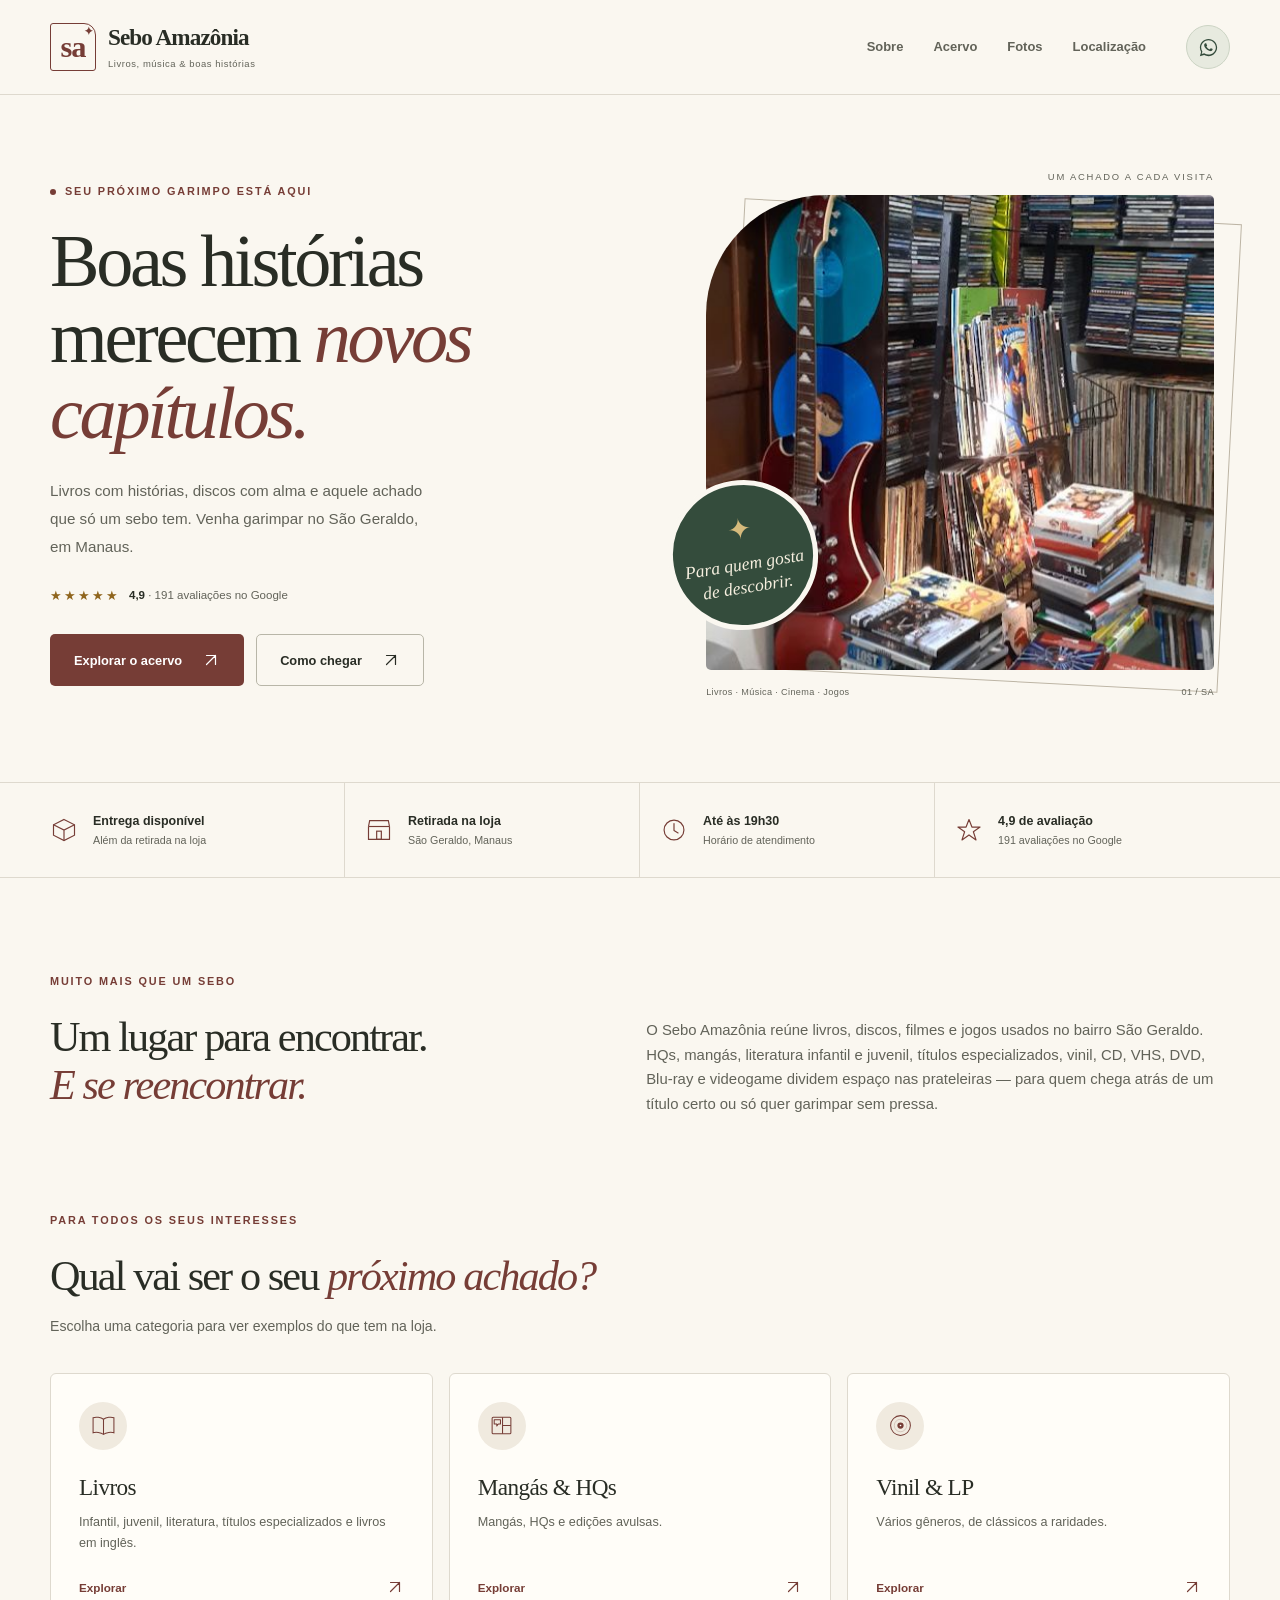
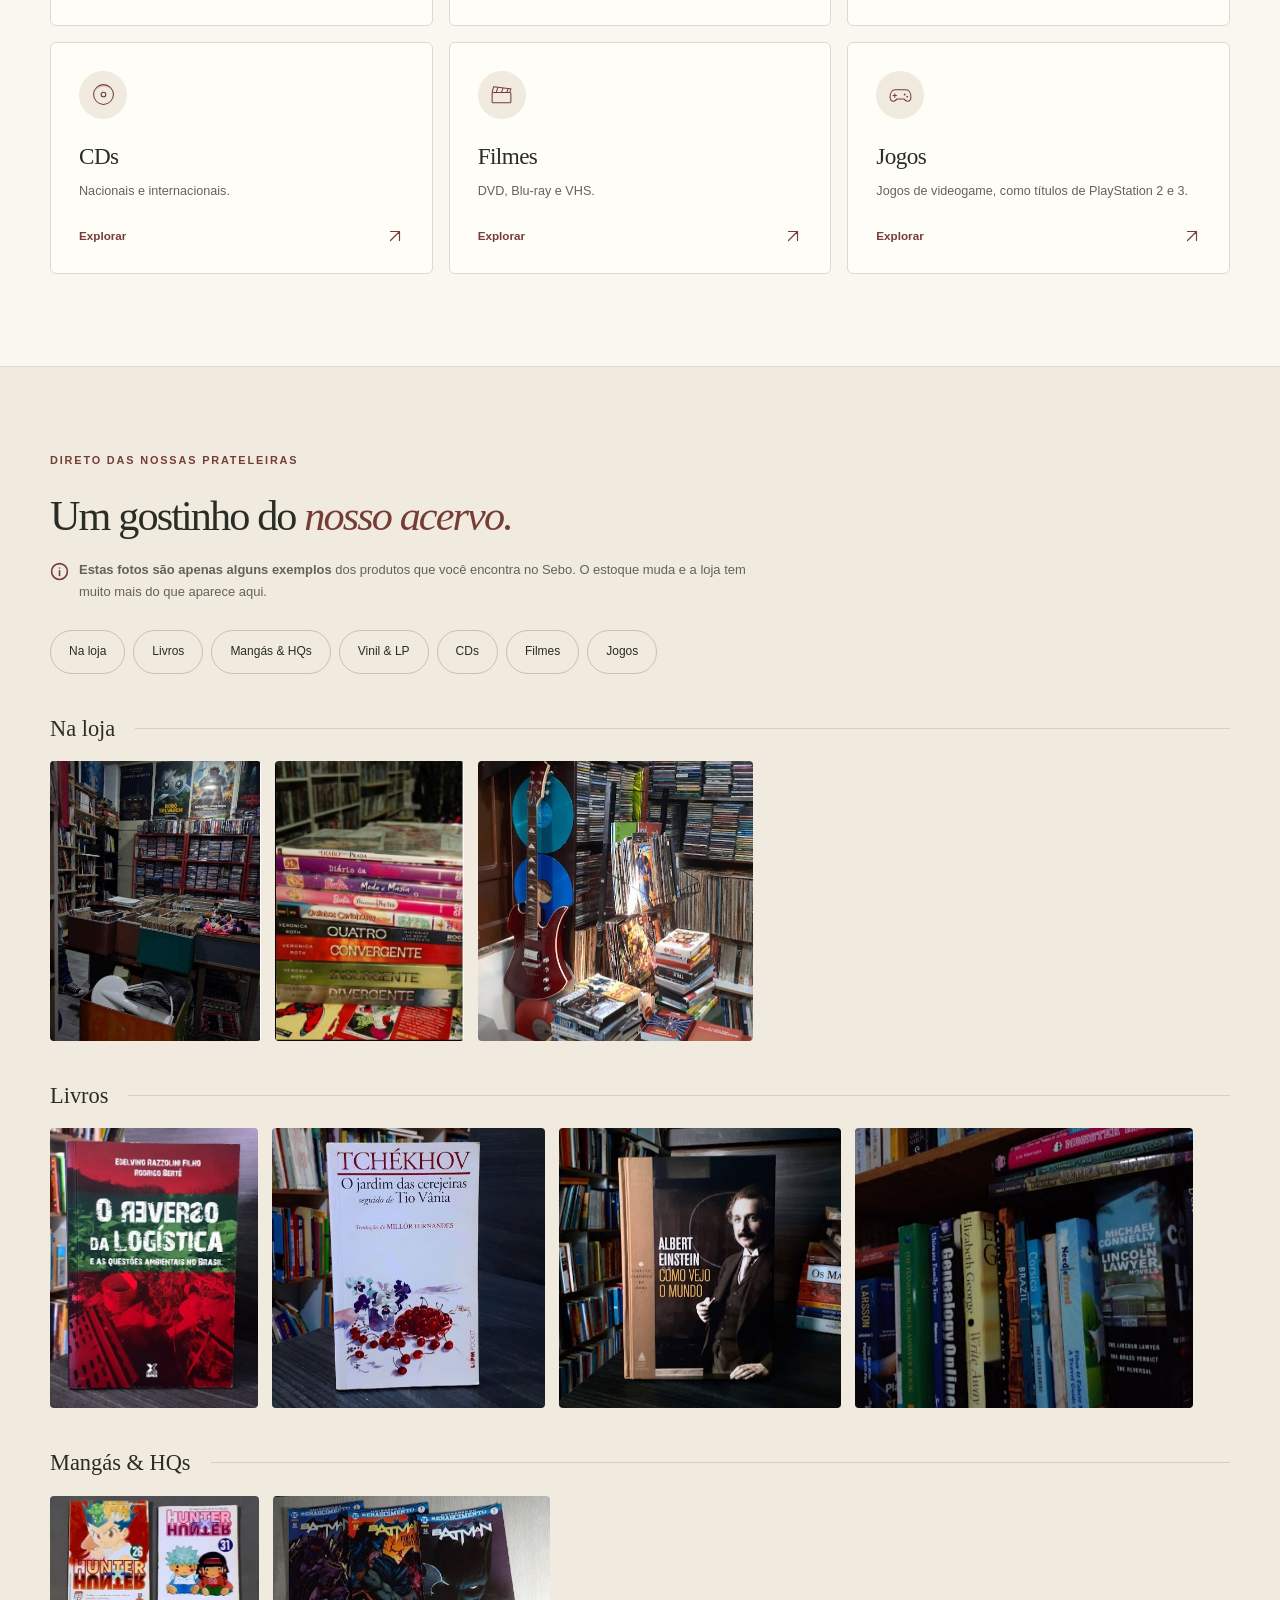
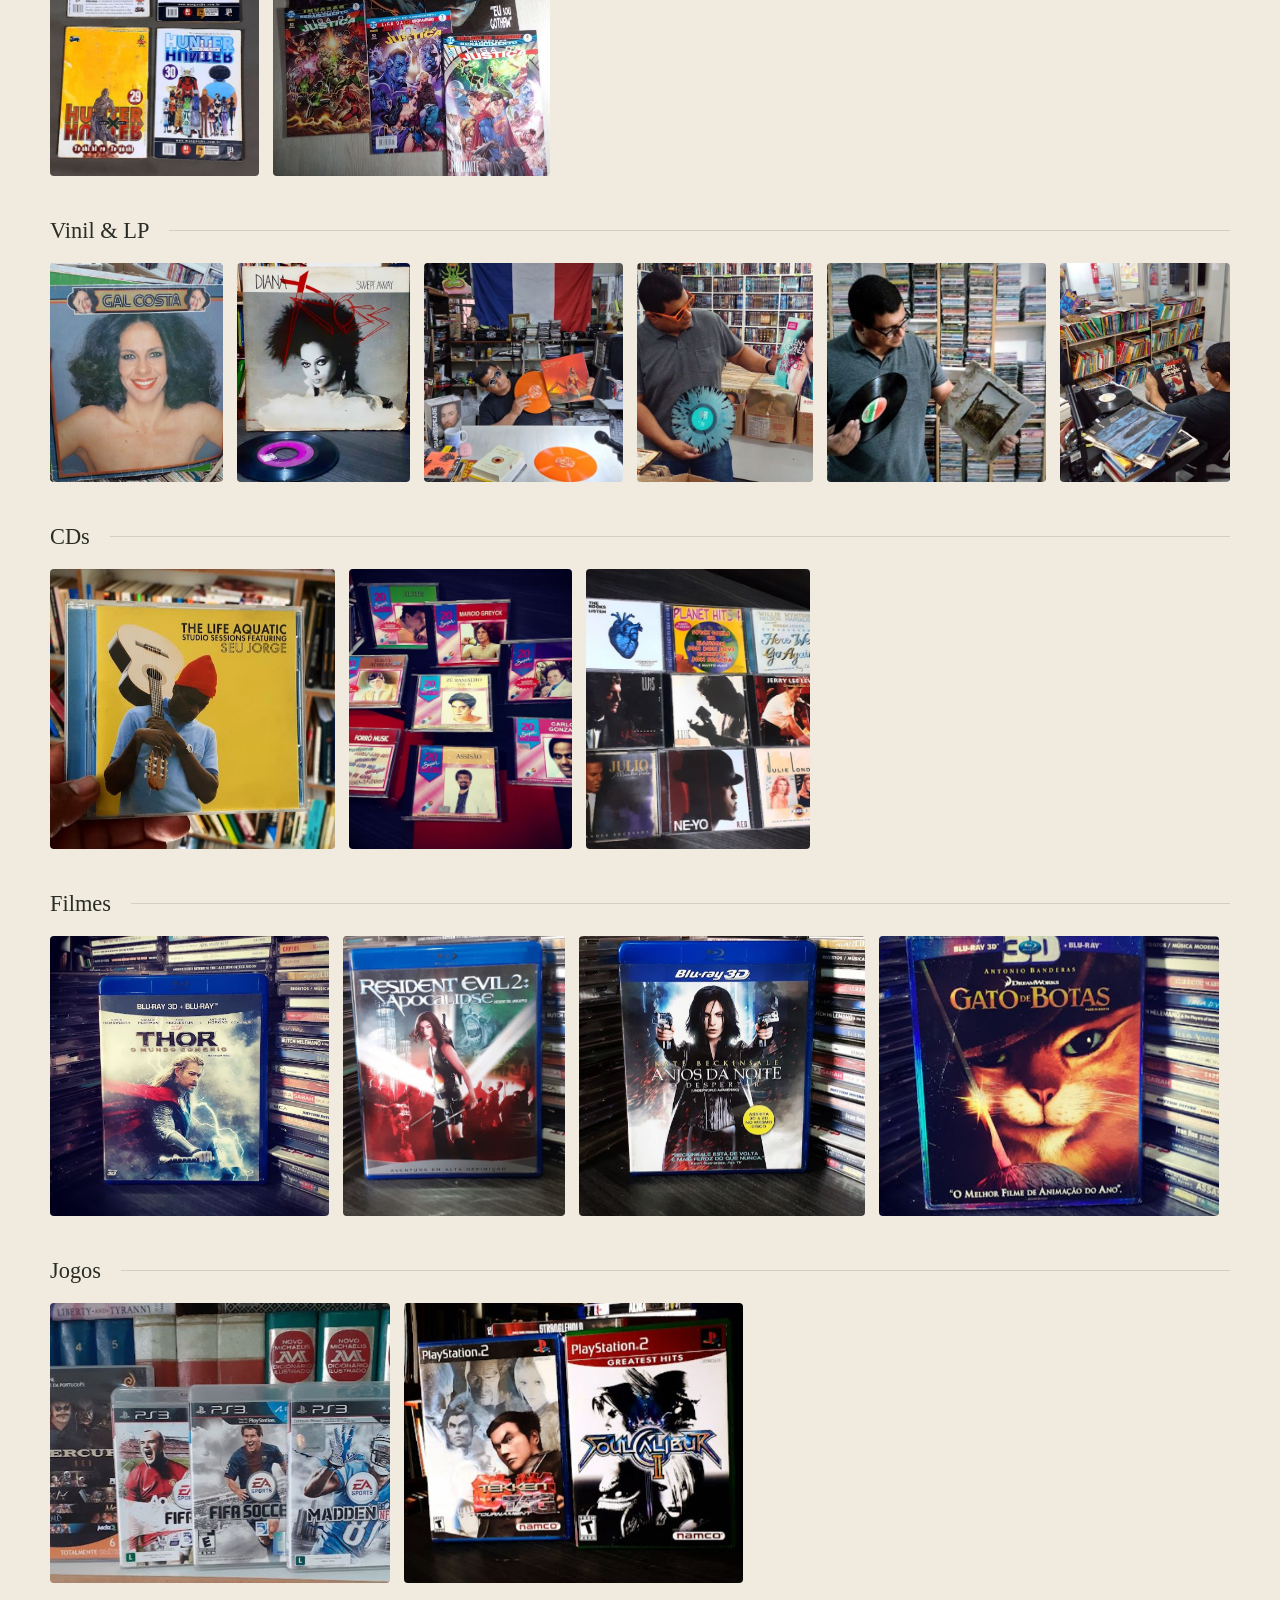
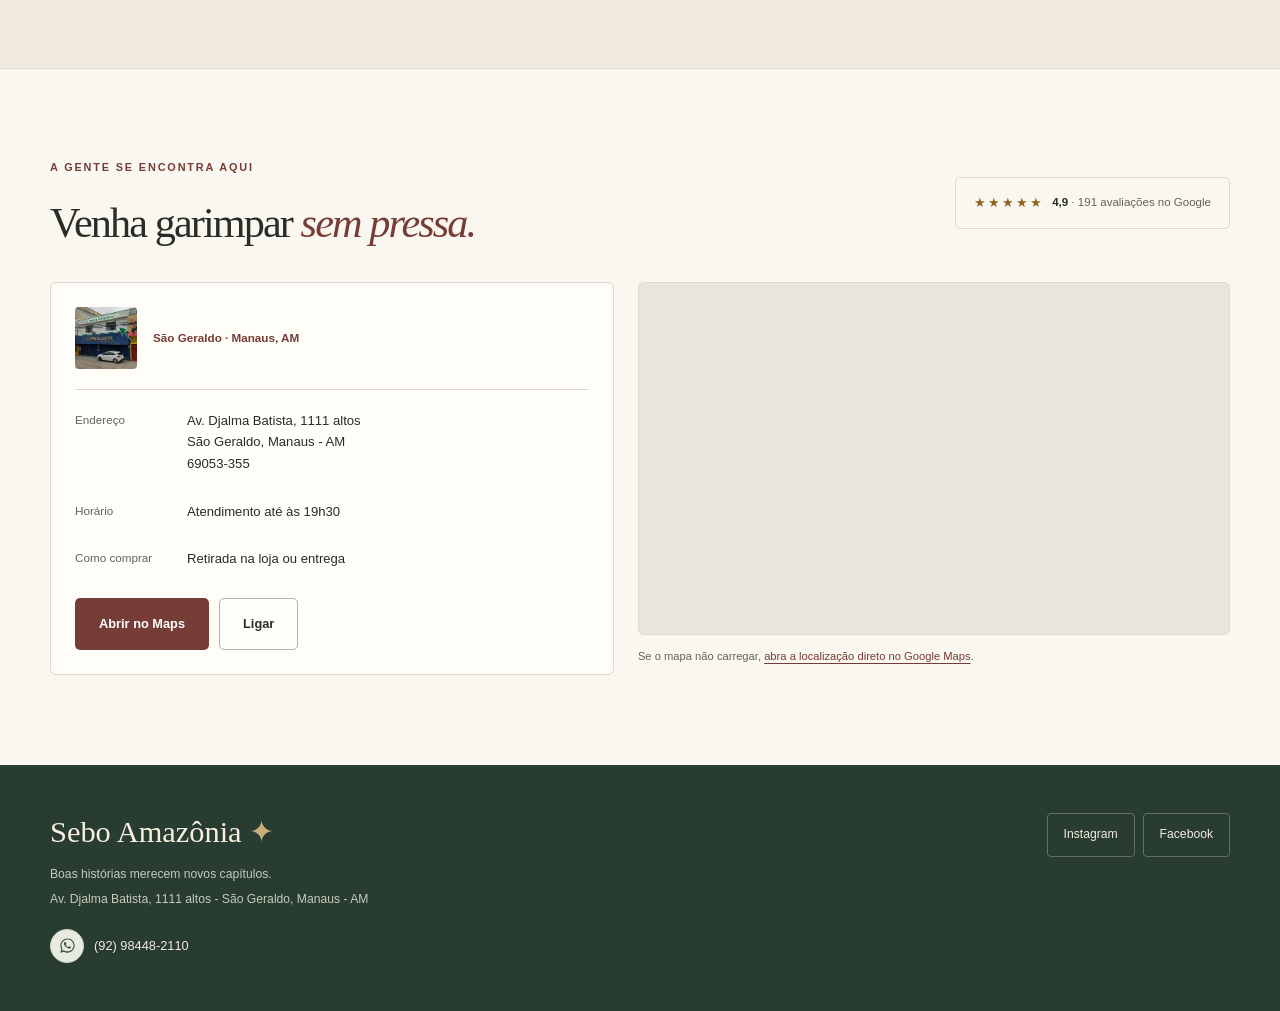
<file: index.html>
<!DOCTYPE html>
<html lang="pt-BR">
<head>
<meta charset="UTF-8">
<meta name="viewport" content="width=device-width, initial-scale=1">
<title>Sebo Amazônia — livros, vinil, CDs e DVDs usados em Manaus</title>
<meta name="description" content="Sebo Amazônia: livros, mangás, HQs, vinil, CDs, filmes e jogos usados no bairro São Geraldo, Manaus. Nota 4,9 no Google, com retirada na loja ou entrega.">
<link rel="icon" href="data:image/svg+xml,%3Csvg xmlns='http://www.w3.org/2000/svg' viewBox='0 0 100 100'%3E%3Ctext y='.9em' font-size='90'%3E%F0%9F%93%9A%3C/text%3E%3C/svg%3E">
<meta name="theme-color" content="#763d36">
<link rel="stylesheet" href="styles.css">
<script src="script.js" defer></script>
</head>
<body>
<a class="skip-link" href="#conteudo">Pular para o conteúdo</a>

<header class="site-header">
  <div class="header-inner">
    <a class="wordmark" href="#topo" aria-label="Sebo Amazônia, início"><span class="brand-symbol" aria-hidden="true">sa<span>✦</span></span><span>Sebo Amazônia<small>Livros, música &amp; boas histórias</small></span></a>
    <button class="menu-toggle" type="button" aria-expanded="false" aria-controls="menu-principal" aria-label="Abrir menu"><span></span><span></span><span></span></button>
    <nav class="nav" id="menu-principal" aria-label="Menu principal">
      <a href="#sobre">Sobre</a>
      <a href="#acervo">Acervo</a>
      <a href="#fotos">Fotos</a>
      <a href="#visite">Localização</a>
    </nav>
    <a class="wa-icon header-cta" href="https://wa.me/5592984482110?text=Ol%C3%A1%21%20Vi%20o%20site%20do%20Sebo%20Amaz%C3%B4nia%20e%20queria%20saber%20mais." target="_blank" rel="noopener" aria-label="Falar no WhatsApp" title="Falar no WhatsApp">
      <svg viewBox="0 0 32 32" fill="currentColor"><path d="M16 4C9.4 4 4 9.4 4 16c0 2.3.6 4.4 1.7 6.3L4 28l5.9-1.6c1.8 1 3.9 1.6 6.1 1.6 6.6 0 12-5.4 12-12S22.6 4 16 4zm0 21.8c-2 0-3.9-.5-5.5-1.5l-.4-.2-3.5.9.9-3.4-.2-.4C6.3 19.6 5.8 17.8 5.8 16c0-5.6 4.6-10.2 10.2-10.2S26.2 10.4 26.2 16 21.6 25.8 16 25.8zm5.6-7.6c-.3-.1-1.8-.9-2.1-1-.3-.1-.5-.1-.7.1-.2.3-.8 1-.9 1.2-.2.2-.3.2-.6.1-.3-.1-1.3-.5-2.4-1.5-.9-.8-1.5-1.8-1.7-2.1-.2-.3 0-.5.1-.6.1-.1.3-.3.4-.5.1-.2.2-.3.3-.5.1-.2 0-.4 0-.5-.1-.1-.7-1.6-.9-2.2-.2-.6-.5-.5-.7-.5h-.6c-.2 0-.5.1-.8.4-.3.3-1 1-1 2.4s1 2.8 1.2 3c.1.2 2 3.1 4.9 4.3.7.3 1.2.5 1.6.6.7.2 1.3.2 1.8.1.5-.1 1.8-.7 2-1.4.3-.7.3-1.3.2-1.4-.1-.1-.3-.2-.6-.3z"/></svg>
    </a>
</div>
</header>

<main id="conteudo">

  <section class="hero" id="topo">
    <div class="hero-grid">
      <div class="hero-copy">
        <p class="eyebrow"><span></span> SEU PRÓXIMO GARIMPO ESTÁ AQUI</p>
        <h1>Boas histórias<br>merecem <em>novos<br> capítulos.</em></h1>
        <p class="hero-sub">Livros com histórias, discos com alma e aquele achado que só um sebo tem. Venha garimpar no São Geraldo, em Manaus.</p>
        <div class="hero-rating">
          <span class="stars">★★★★★</span>
          <span><b>4,9</b> · 191 avaliações no Google</span>
        </div>
        <div class="hero-actions">
          <a class="btn btn-primary" href="#fotos">Explorar o acervo <span aria-hidden="true"><svg class="arrow-icon" viewBox="0 0 24 24" fill="none" stroke="currentColor" stroke-width="1.6" stroke-linecap="round" stroke-linejoin="round"><path d="M6 18 18 6M6 6h12v12"/></svg></span></a>
          <a class="btn btn-ghost" href="https://www.google.com.br/maps/place/Sebo+Amaz%C3%B4nia/@-3.1076523,-60.0290987,16z/data=!4m18!1m9!3m8!1s0x926c05dd1a9b5763:0x536881ca21370d3d!2sSebo+Amaz%C3%B4nia!8m2!3d-3.1076523!4d-60.0239489!9m1!1b1!16s%2Fg%2F11fs9px2md!3m7!1s0x926c05dd1a9b5763:0x536881ca21370d3d!8m2!3d-3.1076523!4d-60.0239489!9m1!1b1!16s%2Fg%2F11fs9px2md?entry=ttu" target="_blank" rel="noopener">Como chegar <span aria-hidden="true"><svg class="arrow-icon" viewBox="0 0 24 24" fill="none" stroke="currentColor" stroke-width="1.6" stroke-linecap="round" stroke-linejoin="round"><path d="M6 18 18 6M6 6h12v12"/></svg></span></a>
        </div>
      </div>
      <div class="hero-visual">
        <div class="photo-label">UM ACHADO A CADA VISITA</div>
        <div class="visual-card"><img src="assets/loja-vinis.jpg" alt="Discos de vinil, guitarra e prateleiras do Sebo Amazônia" width="491" height="499" fetchpriority="high"></div>
        <div class="hero-note"><span aria-hidden="true">✦</span> Para quem gosta<br>de descobrir.</div>
        <div class="photo-caption"><span>Livros · Música · Cinema · Jogos</span><span aria-hidden="true">01 / SA</span></div>
      </div>
    </div>
  </section>

  <section class="benefits">
    <div class="section-inner benefits-grid">
      <div class="benefit">
        <svg viewBox="0 0 48 48" fill="none" xmlns="http://www.w3.org/2000/svg"><path d="M24 6 L42 15 V33 L24 42 L6 33 V15 Z" stroke="currentColor" stroke-width="2"/><path d="M6 15 L24 24 L42 15 M24 24 V42" stroke="currentColor" stroke-width="2"/></svg>
        <div>
          <div class="benefit-label">Entrega disponível</div>
          <div class="benefit-sub">Além da retirada na loja</div>
        </div>
      </div>
      <div class="benefit">
        <svg viewBox="0 0 48 48" fill="none" xmlns="http://www.w3.org/2000/svg"><path d="M6 18 L8 8 H40 L42 18" stroke="currentColor" stroke-width="2"/><path d="M6 18 V40 H42 V18" stroke="currentColor" stroke-width="2"/><rect x="20" y="26" width="8" height="14" stroke="currentColor" stroke-width="2"/><path d="M6 18 H42" stroke="currentColor" stroke-width="2"/></svg>
        <div>
          <div class="benefit-label">Retirada na loja</div>
          <div class="benefit-sub">São Geraldo, Manaus</div>
        </div>
      </div>
      <div class="benefit">
        <svg viewBox="0 0 48 48" fill="none" xmlns="http://www.w3.org/2000/svg"><circle cx="24" cy="24" r="17" stroke="currentColor" stroke-width="2"/><path d="M24 13 V25 L31 29" stroke="currentColor" stroke-width="2" stroke-linecap="round" stroke-linejoin="round"/></svg>
        <div>
          <div class="benefit-label">Até às 19h30</div>
          <div class="benefit-sub">Horário de atendimento</div>
        </div>
      </div>
      <div class="benefit">
        <svg viewBox="0 0 48 48" fill="none" xmlns="http://www.w3.org/2000/svg"><path d="M24 6 L29 19 H43 L31.5 27 L36 41 L24 32.5 L12 41 L16.5 27 L5 19 H19 Z" stroke="currentColor" stroke-width="2" stroke-linejoin="round"/></svg>
        <div>
          <div class="benefit-label">4,9 de avaliação</div>
          <div class="benefit-sub">191 avaliações no Google</div>
        </div>
      </div>
    </div>
  </section>

  <section class="about" id="sobre">
    <div class="section-inner narrow">
      <p class="eyebrow">MUITO MAIS QUE UM SEBO</p><h2>Um lugar para encontrar.<br><em>E se reencontrar.</em></h2>
      <p>O Sebo Amazônia reúne livros, discos, filmes e jogos usados no bairro São Geraldo. HQs, mangás, literatura infantil e juvenil, títulos especializados, vinil, CD, VHS, DVD, Blu-ray e videogame dividem espaço nas prateleiras — para quem chega atrás de um título certo ou só quer garimpar sem pressa.</p>
    </div>
  </section>

  <section class="categories" id="acervo">
    <div class="section-inner">
      <p class="eyebrow">PARA TODOS OS SEUS INTERESSES</p><h2>Qual vai ser o seu <em>próximo achado?</em></h2>
      <p class="categories-sub">Escolha uma categoria para ver exemplos do que tem na loja.</p>
      <div class="cat-grid">
        <a class="cat-card" href="#g-livros">
          <div class="cat-icon">
            <svg viewBox="0 0 48 48" fill="none" xmlns="http://www.w3.org/2000/svg"><path d="M24 12 C19 8 9 7 4 9 V38 C9 36 19 37 24 41 C29 37 39 36 44 38 V9 C39 7 29 8 24 12 Z" stroke="currentColor" stroke-width="2"/><path d="M24 12 V41" stroke="currentColor" stroke-width="2"/></svg>
          </div>
          <h3>Livros</h3>
          <p>Infantil, juvenil, literatura, títulos especializados e livros em inglês.</p>
          <span class="cat-cta">Explorar <span aria-hidden="true"><svg class="arrow-icon" viewBox="0 0 24 24" fill="none" stroke="currentColor" stroke-width="1.6" stroke-linecap="round" stroke-linejoin="round"><path d="M6 18 18 6M6 6h12v12"/></svg></span></span>
        </a>
        <a class="cat-card" href="#g-mangas">
          <div class="cat-icon">
            <svg viewBox="0 0 48 48" fill="none" xmlns="http://www.w3.org/2000/svg"><rect x="6" y="8" width="36" height="32" rx="2" stroke="currentColor" stroke-width="2"/><path d="M26 8 V40 M26 24 H42" stroke="currentColor" stroke-width="2"/><path d="M10 13 H22 V21 H18 L15 25 V21 H10 Z" stroke="currentColor" stroke-width="2" stroke-linejoin="round"/></svg>
          </div>
          <h3>Mangás &amp; HQs</h3>
          <p>Mangás, HQs e edições avulsas.</p>
          <span class="cat-cta">Explorar <span aria-hidden="true"><svg class="arrow-icon" viewBox="0 0 24 24" fill="none" stroke="currentColor" stroke-width="1.6" stroke-linecap="round" stroke-linejoin="round"><path d="M6 18 18 6M6 6h12v12"/></svg></span></span>
        </a>
        <a class="cat-card" href="#g-vinis">
          <div class="cat-icon">
            <svg viewBox="0 0 48 48" fill="none" xmlns="http://www.w3.org/2000/svg"><circle cx="24" cy="24" r="19" stroke="currentColor" stroke-width="2"/><circle cx="24" cy="24" r="12" stroke="currentColor" stroke-width="1" opacity="0.4"/><circle cx="24" cy="24" r="6" fill="currentColor"/><circle cx="24" cy="24" r="1.6" fill="#fff"/></svg>
          </div>
          <h3>Vinil &amp; LP</h3>
          <p>Vários gêneros, de clássicos a raridades.</p>
          <span class="cat-cta">Explorar <span aria-hidden="true"><svg class="arrow-icon" viewBox="0 0 24 24" fill="none" stroke="currentColor" stroke-width="1.6" stroke-linecap="round" stroke-linejoin="round"><path d="M6 18 18 6M6 6h12v12"/></svg></span></span>
        </a>
        <a class="cat-card" href="#g-cds">
          <div class="cat-icon">
            <svg viewBox="0 0 48 48" fill="none" xmlns="http://www.w3.org/2000/svg"><circle cx="24" cy="24" r="19" stroke="currentColor" stroke-width="2"/><circle cx="24" cy="24" r="4.5" stroke="currentColor" stroke-width="2"/><path d="M9 15 A19 19 0 0 1 39 15" stroke="currentColor" stroke-width="1" opacity="0.5"/></svg>
          </div>
          <h3>CDs</h3>
          <p>Nacionais e internacionais.</p>
          <span class="cat-cta">Explorar <span aria-hidden="true"><svg class="arrow-icon" viewBox="0 0 24 24" fill="none" stroke="currentColor" stroke-width="1.6" stroke-linecap="round" stroke-linejoin="round"><path d="M6 18 18 6M6 6h12v12"/></svg></span></span>
        </a>
        <a class="cat-card" href="#g-filmes">
          <div class="cat-icon">
            <svg viewBox="0 0 48 48" fill="none" xmlns="http://www.w3.org/2000/svg"><rect x="6" y="20" width="36" height="20" rx="2" stroke="currentColor" stroke-width="2"/><path d="M6 20 L9 9 L42 13 L40 20" stroke="currentColor" stroke-width="2" stroke-linejoin="round"/><path d="M17 10.2 L14 20 M27 11.4 L24 20 M37 12.6 L34 20" stroke="currentColor" stroke-width="2"/></svg>
          </div>
          <h3>Filmes</h3>
          <p>DVD, Blu-ray e VHS.</p>
          <span class="cat-cta">Explorar <span aria-hidden="true"><svg class="arrow-icon" viewBox="0 0 24 24" fill="none" stroke="currentColor" stroke-width="1.6" stroke-linecap="round" stroke-linejoin="round"><path d="M6 18 18 6M6 6h12v12"/></svg></span></span>
        </a>
        <a class="cat-card" href="#g-jogos">
          <div class="cat-icon">
            <svg viewBox="0 0 48 48" fill="none" xmlns="http://www.w3.org/2000/svg"><path d="M14 15 H34 C40 15 44 21 44 29 C44 34 41 37 37.5 37 C34.5 37 32.5 35 30.5 32.5 H17.5 C15.5 35 13.5 37 10.5 37 C7 37 4 34 4 29 C4 21 8 15 14 15 Z" stroke="currentColor" stroke-width="2" stroke-linejoin="round"/><path d="M13 22 V30 M9 26 H17" stroke="currentColor" stroke-width="2"/><circle cx="32" cy="24" r="1.8" fill="currentColor"/><circle cx="37" cy="28" r="1.8" fill="currentColor"/></svg>
          </div>
          <h3>Jogos</h3>
          <p>Jogos de videogame, como títulos de PlayStation 2 e 3.</p>
          <span class="cat-cta">Explorar <span aria-hidden="true"><svg class="arrow-icon" viewBox="0 0 24 24" fill="none" stroke="currentColor" stroke-width="1.6" stroke-linecap="round" stroke-linejoin="round"><path d="M6 18 18 6M6 6h12v12"/></svg></span></span>
        </a>
      </div>
    </div>
  </section>

  <section class="gallery" id="fotos">
    <div class="section-inner">
      <p class="eyebrow">DIRETO DAS NOSSAS PRATELEIRAS</p><h2>Um gostinho do <em>nosso acervo.</em></h2>
      <div class="g-notice">
        <svg viewBox="0 0 24 24" fill="none" stroke="currentColor" stroke-width="2" stroke-linecap="round" aria-hidden="true"><circle cx="12" cy="12" r="10"/><path d="M12 11v6"/><path d="M12 7.5v.01"/></svg>
        <p><strong>Estas fotos são apenas alguns exemplos</strong> dos produtos que você encontra no Sebo. O estoque muda e a loja tem muito mais do que aparece aqui.</p>
      </div>
      <nav class="g-chips" aria-label="Categorias de fotos"><a class="g-chip" href="#g-loja">Na loja</a><a class="g-chip" href="#g-livros">Livros</a><a class="g-chip" href="#g-mangas">Mangás &amp; HQs</a><a class="g-chip" href="#g-vinis">Vinil &amp; LP</a><a class="g-chip" href="#g-cds">CDs</a><a class="g-chip" href="#g-filmes">Filmes</a><a class="g-chip" href="#g-jogos">Jogos</a></nav>
      <div class="g-group" id="g-loja">
        <h3>Na loja</h3>
        <div class="g-row">
          <figure class="ph" style="--r:0.754"><img loading="lazy" decoding="async" src="assets/loja-prateleiras.jpg" alt="Prateleiras do Sebo Amazônia cheias de DVDs, CDs e livros usados, com pôsteres de filmes na parede" width="419" height="556"></figure>
          <figure class="ph" style="--r:0.674"><img loading="lazy" decoding="async" src="assets/livros-na-loja.jpg" alt="Pilha de livros e DVDs usados à venda no Sebo Amazônia, incluindo a série Divergente e HQs" width="423" height="628"></figure>
          <figure class="ph" style="--r:0.984"><img loading="lazy" decoding="async" src="assets/loja-vinis.jpg" alt="Canto da loja com dois discos de vinil azuis na parede, uma guitarra vermelha e CDs e LPs nas prateleiras" width="491" height="499"></figure>
        </div>
      </div>
      <div class="g-group" id="g-livros">
        <h3>Livros</h3>
        <div class="g-row">
          <figure class="ph" style="--r:0.743"><img loading="lazy" decoding="async" src="assets/livro-logistica.jpg" alt="Livro O Reverso da Logística e as Questões Ambientais no Brasil, de Edelvino Razzolini Filho e Rodrigo Berté" width="466" height="627"></figure>
          <figure class="ph" style="--r:0.976"><img loading="lazy" decoding="async" src="assets/livro-tchekhov.jpg" alt="Livro O jardim das cerejeiras, seguido de Tio Vânia, de Tchékhov, em edição de bolso da L&amp;PM" width="488" height="500"></figure>
          <figure class="ph" style="--r:1.006"><img loading="lazy" decoding="async" src="assets/livro-einstein.jpg" alt="Livro Como vejo o mundo, de Albert Einstein, da coleção Clássicos de Ouro" width="496" height="493"></figure>
          <figure class="ph" style="--r:1.208"><img loading="lazy" decoding="async" src="assets/livros-em-ingles.jpg" alt="Estante com livros usados em inglês, entre eles The Lincoln Lawyer, de Michael Connelly" width="500" height="414"></figure>
        </div>
      </div>
      <div class="g-group" id="g-mangas">
        <h3>Mangás &amp; HQs</h3>
        <div class="g-row">
          <figure class="ph" style="--r:0.747"><img loading="lazy" decoding="async" src="assets/mangas-hunter.jpg" alt="Quatro volumes do mangá Hunter x Hunter: números 26, 29, 30 e 31" width="464" height="621"></figure>
          <figure class="ph" style="--r:0.99"><img loading="lazy" decoding="async" src="assets/hqs-dc.jpg" alt="HQs da DC Universo Renascimento: três edições de Batman e três de Liga da Justiça" width="497" height="502"></figure>
        </div>
      </div>
      <div class="g-group" id="g-vinis">
        <h3>Vinil &amp; LP</h3>
        <div class="g-row">
          <figure class="ph" style="--r:0.788"><img loading="lazy" decoding="async" src="assets/vinil-gal-costa.jpg" alt="Capa do disco de vinil de Gal Costa" width="493" height="626"></figure>
          <figure class="ph" style="--r:0.788"><img loading="lazy" decoding="async" src="assets/vinil-diana-ross.jpg" alt="LP Swept Away, de Diana Ross, com um disco compacto à frente" width="492" height="624"></figure>
          <figure class="ph" style="--r:0.91"><img loading="lazy" decoding="async" src="assets/vinis-coloridos.jpg" alt="Pessoa mostrando discos de vinil laranja, com uma bandeira da França ao fundo" width="484" height="532"></figure>
          <figure class="ph" style="--r:0.8"><img loading="lazy" decoding="async" src="assets/vinil-azul.jpg" alt="Pessoa de óculos laranja segurando um disco de vinil azul com respingos pretos, em frente a estantes de DVDs" width="499" height="624"></figure>
          <figure class="ph" style="--r:0.998"><img loading="lazy" decoding="async" src="assets/vinil-colecao.jpg" alt="Pessoa segurando um disco de vinil preto e um LP de capa desgastada, em frente a prateleiras de CDs" width="500" height="501"></figure>
          <figure class="ph" style="--r:0.775"><img loading="lazy" decoding="async" src="assets/vinil-dizzy.jpg" alt="Pessoa de óculos olhando um LP de Dizzy Gillespie, ao lado de um toca-discos e de estantes de livros" width="486" height="627"></figure>
        </div>
      </div>
      <div class="g-group" id="g-cds">
        <h3>CDs</h3>
        <div class="g-row">
          <figure class="ph" style="--r:1.018"><img loading="lazy" decoding="async" src="assets/cd-seu-jorge.jpg" alt="CD The Life Aquatic Studio Sessions, com Seu Jorge" width="496" height="487"></figure>
          <figure class="ph" style="--r:0.796"><img loading="lazy" decoding="async" src="assets/cds-brasileiros.jpg" alt="CDs da série 20 Super Sucessos, de artistas como Almir, Marcio Greyck, Jerry Adriani, Zé Ramalho e Assisão" width="498" height="626"></figure>
          <figure class="ph" style="--r:0.801"><img loading="lazy" decoding="async" src="assets/cds-colecao.jpg" alt="Nove CDs lado a lado, entre eles The Kooks, Planet Hits 4, Luis Miguel, Julio Iglesias, Ne-Yo e Julie London" width="498" height="622"></figure>
        </div>
      </div>
      <div class="g-group" id="g-filmes">
        <h3>Filmes</h3>
        <div class="g-row">
          <figure class="ph" style="--r:0.998"><img loading="lazy" decoding="async" src="assets/filme-thor.jpg" alt="Blu-ray 3D e Blu-ray de Thor: O Mundo Sombrio" width="499" height="500"></figure>
          <figure class="ph" style="--r:0.793"><img loading="lazy" decoding="async" src="assets/filme-resident-evil.jpg" alt="Blu-ray de Resident Evil 2: Apocalipse" width="479" height="604"></figure>
          <figure class="ph" style="--r:1.018"><img loading="lazy" decoding="async" src="assets/filme-anjos-da-noite.jpg" alt="Blu-ray 3D de Anjos da Noite: O Despertar" width="498" height="489"></figure>
          <figure class="ph" style="--r:1.215"><img loading="lazy" decoding="async" src="assets/filme-gato-de-botas.jpg" alt="Blu-ray 3D e Blu-ray de Gato de Botas" width="498" height="410"></figure>
        </div>
      </div>
      <div class="g-group" id="g-jogos">
        <h3>Jogos</h3>
        <div class="g-row">
          <figure class="ph" style="--r:1.213"><img loading="lazy" decoding="async" src="assets/jogos-ps3.jpg" alt="Três jogos de PlayStation 3: dois da série FIFA e um Madden NFL" width="501" height="413"></figure>
          <figure class="ph" style="--r:1.211"><img loading="lazy" decoding="async" src="assets/jogos-ps2.jpg" alt="Dois jogos de PlayStation 2: Tekken Tag Tournament e SoulCalibur II" width="500" height="413"></figure>
        </div>
      </div>
    </div>
  </section>

  <section class="visit" id="visite">
    <div class="section-inner">
      <div class="visit-top">
        <div><p class="eyebrow">A GENTE SE ENCONTRA AQUI</p><h2>Venha garimpar <em>sem pressa.</em></h2></div>
        <div class="rating-chip">
          <span class="stars">★★★★★</span>
          <span><b>4,9</b> <span>· 191 avaliações no Google</span></span>
        </div>
      </div>
      <div class="visit-grid">
        <div class="visit-card"><div class="visit-photo"><img src="assets/fachada.jpg" alt="Fachada: o Sebo Amazônia fica no andar acima da Óptica Paiva" loading="lazy"><span>São Geraldo · Manaus, AM</span></div>
          <dl>
            <div>
              <dt>Endereço</dt>
              <dd>Av. Djalma Batista, 1111 altos<br>São Geraldo, Manaus - AM<br>69053-355</dd>
            </div>
            <div>
              <dt>Horário</dt>
              <dd>Atendimento até às 19h30</dd>
            </div>
            <div>
              <dt>Como comprar</dt>
              <dd>Retirada na loja ou entrega</dd>
            </div>
          </dl>
          <div class="visit-actions">
            <a class="btn btn-primary" href="https://www.google.com.br/maps/place/Sebo+Amaz%C3%B4nia/@-3.1076523,-60.0290987,16z/data=!4m18!1m9!3m8!1s0x926c05dd1a9b5763:0x536881ca21370d3d!2sSebo+Amaz%C3%B4nia!8m2!3d-3.1076523!4d-60.0239489!9m1!1b1!16s%2Fg%2F11fs9px2md!3m7!1s0x926c05dd1a9b5763:0x536881ca21370d3d!8m2!3d-3.1076523!4d-60.0239489!9m1!1b1!16s%2Fg%2F11fs9px2md?entry=ttu" target="_blank" rel="noopener">Abrir no Maps</a>
            <a class="btn btn-ghost" href="tel:+5592984482110">Ligar</a>
          </div>
        </div>
        <div>
          <div class="visit-map">
            <iframe src="https://www.google.com/maps/embed?pb=!1m14!1m8!1m3!1d7967.902096425045!2d-60.0290987!3d-3.1076523!3m2!1i1024!2i768!4f13.1!3m3!1m2!1s0x926c05dd1a9b5763%3A0x536881ca21370d3d!2sSebo%20Amaz%C3%B4nia!5e0!3m2!1spt-BR!2sbr!4v1790516124450!5m2!1spt-BR!2sbr" loading="lazy" allowfullscreen="" referrerpolicy="strict-origin-when-cross-origin" title="Mapa com a localização do Sebo Amazônia"></iframe>
          </div>
          <p class="visit-map-fallback">Se o mapa não carregar, <a href="https://www.google.com.br/maps/place/Sebo+Amaz%C3%B4nia/@-3.1076523,-60.0290987,16z/data=!4m18!1m9!3m8!1s0x926c05dd1a9b5763:0x536881ca21370d3d!2sSebo+Amaz%C3%B4nia!8m2!3d-3.1076523!4d-60.0239489!9m1!1b1!16s%2Fg%2F11fs9px2md!3m7!1s0x926c05dd1a9b5763:0x536881ca21370d3d!8m2!3d-3.1076523!4d-60.0239489!9m1!1b1!16s%2Fg%2F11fs9px2md?entry=ttu" target="_blank" rel="noopener">abra a localização direto no Google Maps</a>.</p>
        </div>
      </div>
    </div>
  </section>

</main>

<footer class="site-footer">
  <div class="footer-inner">
    <div>
      <p class="footer-name">Sebo Amazônia<span aria-hidden="true"> ✦</span></p><p>Boas histórias merecem novos capítulos.</p>
      <p>Av. Djalma Batista, 1111 altos - São Geraldo, Manaus - AM</p>
      <a class="footer-wa" href="https://wa.me/5592984482110?text=Ol%C3%A1%21%20Vi%20o%20site%20do%20Sebo%20Amaz%C3%B4nia%20e%20queria%20saber%20mais." target="_blank" rel="noopener" aria-label="Falar no WhatsApp: (92) 98448-2110">
        <span class="wa-icon wa-icon-sm" aria-hidden="true"><svg viewBox="0 0 32 32" fill="currentColor"><path d="M16 4C9.4 4 4 9.4 4 16c0 2.3.6 4.4 1.7 6.3L4 28l5.9-1.6c1.8 1 3.9 1.6 6.1 1.6 6.6 0 12-5.4 12-12S22.6 4 16 4zm0 21.8c-2 0-3.9-.5-5.5-1.5l-.4-.2-3.5.9.9-3.4-.2-.4C6.3 19.6 5.8 17.8 5.8 16c0-5.6 4.6-10.2 10.2-10.2S26.2 10.4 26.2 16 21.6 25.8 16 25.8zm5.6-7.6c-.3-.1-1.8-.9-2.1-1-.3-.1-.5-.1-.7.1-.2.3-.8 1-.9 1.2-.2.2-.3.2-.6.1-.3-.1-1.3-.5-2.4-1.5-.9-.8-1.5-1.8-1.7-2.1-.2-.3 0-.5.1-.6.1-.1.3-.3.4-.5.1-.2.2-.3.3-.5.1-.2 0-.4 0-.5-.1-.1-.7-1.6-.9-2.2-.2-.6-.5-.5-.7-.5h-.6c-.2 0-.5.1-.8.4-.3.3-1 1-1 2.4s1 2.8 1.2 3c.1.2 2 3.1 4.9 4.3.7.3 1.2.5 1.6.6.7.2 1.3.2 1.8.1.5-.1 1.8-.7 2-1.4.3-.7.3-1.3.2-1.4-.1-.1-.3-.2-.6-.3z"/></svg></span>
        <span>(92) 98448-2110</span>
      </a>
    </div>
    <div class="footer-social" aria-label="Redes sociais">
      <a href="https://www.instagram.com/seboamazonia/" target="_blank" rel="noopener">Instagram</a>
      <a href="https://www.facebook.com/amazoniavideomanaus.manaus/?locale=pt_BR" target="_blank" rel="noopener">Facebook</a>
    </div>
  </div>
</footer>

</body>
</html>
</file>
<file: styles.css>
:root {
  --paper: #faf7f0;
  --cream: #f0eadf;
  --ink: #292d25;
  --muted: #626359;
  --wine: #763d36;
  --wine-dark: #532821;
  --green: #344c3c;
  --line: #ded9ce;
  --serif: 'Iowan Old Style', 'Palatino Linotype', Palatino, Georgia, serif;
  --sans: -apple-system, BlinkMacSystemFont, 'Segoe UI', sans-serif;
  --ease: 220ms cubic-bezier(.2,.7,.3,1);
}
* { box-sizing: border-box; }
html { scroll-behavior: smooth; scroll-padding-top: 110px; }
body { margin: 0; background: var(--paper); color: var(--ink); font: 16px/1.65 var(--sans); -webkit-font-smoothing: antialiased; }
::selection { background: #e3c4a4; color: #292d25; }
img { display: block; max-width: 100%; }
a { color: inherit; }
button { font: inherit; }
h1,h2,h3,p { margin: 0; }
h1,h2 { font-family: var(--serif); font-weight: 500; letter-spacing: -.045em; line-height: 1.12; }
h2 { font-size: clamp(2rem,3.3vw,3rem); }
h1 em,h2 em { color: var(--wine); font-weight: 400; }
.section-inner,.hero-grid,.header-inner,.footer-inner { width: min(100% - 96px, 1180px); margin-inline: auto; }
.eyebrow { font-size: .68rem; font-weight: 750; letter-spacing: .17em; color: var(--wine); margin-bottom: 22px; }
a:focus-visible,button:focus-visible { outline: 3px solid var(--wine); outline-offset: 5px; }
.skip-link { position: fixed; top: -100px; left: 20px; padding: 12px 20px; background: var(--ink); color: white; z-index: 100; }
.skip-link:focus { top: 10px; }
.site-header { position: sticky; top: 0; z-index: 40; background: rgba(250,247,240,.96); border-bottom: 1px solid var(--line); backdrop-filter: blur(12px); }
.header-inner { position: relative; display: flex; align-items: center; gap: 40px; min-height: 94px; }
.wordmark { display: inline-flex; align-items: center; gap: 12px; text-decoration: none; font: 600 1.45rem/1.2 var(--serif); letter-spacing: -.04em; margin-right: auto; }
.wordmark small { display: block; margin-top: 5px; font: 400 .59rem/1.4 var(--sans); letter-spacing: .06em; color: var(--muted); }
.brand-symbol { width: 46px; height: 48px; display: grid; place-items: center; border: 1px solid var(--wine); color: var(--wine); position: relative; font-size: 1.9rem; border-radius: 3px 12px 3px 3px; }
.brand-symbol span { position: absolute; right: 3px; top: 1px; font-size: .7rem; }
.wordmark { transition: color var(--ease); }
.wordmark:hover { color: var(--wine); }
.nav { display: flex; gap: 30px; }
.nav a { position: relative; text-decoration: none; font-size: .81rem; font-weight: 600; padding: 10px 0; color: var(--muted); transition: color var(--ease); }
.nav a::after { content: ''; position: absolute; bottom: 3px; left: 0; width: 100%; height: 2px; background: var(--wine); transform: scaleX(0); transform-origin: left; transition: transform var(--ease); }
.nav a:is(:hover,:focus-visible) { color: var(--wine); }
.nav a:is(:hover,:focus-visible)::after { transform: scaleX(1); }
.wa-icon { width: 44px; height: 44px; flex-shrink: 0; display: inline-flex; align-items: center; justify-content: center; border-radius: 50%; color: var(--green); background: #e7eadf; border: 1px solid #cbd3c3; transition: color var(--ease),background var(--ease),transform var(--ease),box-shadow var(--ease); }
.wa-icon svg { width: 23px; height: 23px; }
a.wa-icon:is(:hover,:focus-visible),.footer-wa:is(:hover,:focus-visible) .wa-icon { background: var(--green); color: #fff; transform: translateY(-3px) rotate(-6deg); box-shadow: 0 6px 14px #344c3c26; }
.menu-toggle { display: none; }
.btn { position: relative; display: inline-flex; justify-content: center; align-items: center; gap: 20px; min-height: 52px; padding: 13px 23px; border: 1px solid transparent; border-radius: 5px; font-size: .8rem; font-weight: 650; text-decoration: none; transition: transform var(--ease),background var(--ease),box-shadow var(--ease),border-color var(--ease),color var(--ease); }
.arrow-icon { display: block; width: 18px; height: 18px; }
.btn span { font-size: 1.2rem; transition: transform var(--ease); }
.btn-primary { background: var(--wine); color: #fff; }
.btn-ghost { background: transparent; border-color: #b8b6a8; color: var(--ink); }
.btn:is(:hover,:focus-visible) { transform: translateY(-3px); box-shadow: 0 8px 20px #44352b1a; }
.btn-primary:is(:hover,:focus-visible) { background: var(--wine-dark); }
.btn-ghost:is(:hover,:focus-visible) { background: var(--cream); border-color: var(--wine); color: var(--wine); }
.btn:is(:hover,:focus-visible) span { transform: translate(3px,-2px); }
.btn:active { transform: translateY(0); box-shadow: none; }
.hero { padding: 74px 0 82px; overflow: hidden; }
.hero-grid { display: grid; grid-template-columns: 1.1fr 1fr; gap: 80px; align-items: center; }
.hero .eyebrow { display: flex; align-items: center; gap: 9px; }
.eyebrow > span { width: 6px; height: 6px; border-radius: 50%; background: var(--wine); }
.hero h1 { font-size: clamp(3.4rem,5.8vw,5.5rem); line-height: 1.03; }
.hero-sub { max-width: 390px; color: var(--muted); font-size: .95rem; margin-top: 25px; line-height: 1.85; }
.hero-rating { display: flex; align-items: center; flex-wrap: wrap; gap: 9px; margin-top: 24px; font-size: .72rem; color: var(--muted); }
.stars { color: #8f651d; font-size: .8rem; letter-spacing: 2px; }
.hero-rating b { color: var(--ink); }
.hero-actions { display: flex; flex-wrap: wrap; gap: 12px; margin-top: 28px; }
.hero-visual { position: relative; padding: 26px 16px 0 0; min-width: 0; }
.hero-visual::before { content: ''; position: absolute; inset: 42px 0 20px 26px; border: 1px solid #bdb5a5; transform: rotate(3deg); }
.photo-label { position: absolute; top: 0; right: 16px; letter-spacing: .19em; font-size: .59rem; color: var(--muted); }
.visual-card { position: relative; border-radius: 120px 5px 5px 5px; overflow: hidden; background: var(--cream); }
.visual-card img { width: 100%; height: 475px; object-fit: cover; }
.hero-note { position: absolute; left: -38px; bottom: 70px; background: var(--green); color: #f6efdf; width: 150px; height: 150px; border-radius: 50%; display: flex; flex-direction: column; align-items: center; justify-content: center; text-align: center; font: italic 1.1rem/1.3 var(--serif); transform: rotate(-9deg); border: 5px solid var(--paper); }
.hero-note > span { font: 1.8rem/1.3 var(--serif); margin-bottom: 5px; color: #d6ba7c; }
.photo-caption { position: relative; display: flex; justify-content: space-between; gap: 8px; font-size: .57rem; letter-spacing: .04em; color: var(--muted); margin-top: 15px; }
.benefits { border-block: 1px solid var(--line); }
.benefits-grid { display: grid; grid-template-columns: repeat(4,minmax(0,1fr)); }
.benefit { display: flex; align-items: center; gap: 15px; padding: 28px 20px; border-right: 1px solid var(--line); }
.benefit:first-child { padding-left: 0; }
.benefit:last-child { border: 0; }
.benefit svg { width: 28px; height: 28px; flex-shrink: 0; color: var(--wine); }
.benefit-label { font-size: .78rem; font-weight: 650; }
.benefit-sub { font-size: .67rem; color: var(--muted); }
.about { padding: 95px 0 28px; }
.about .narrow { display: grid; grid-template-columns: .85fr 1fr; gap: 0 100px; }
.about .eyebrow { grid-column: 1 / -1; }
.about p:not(.eyebrow) { color: var(--muted); font-size: .93rem; padding-top: 5px; }
.categories { padding: 68px 0 92px; }
.categories-sub { margin-top: 15px; color: var(--muted); font-size: .88rem; }
.cat-grid { margin-top: 35px; display: grid; grid-template-columns: repeat(3,minmax(0,1fr)); gap: 16px; }
.cat-card { position: relative; display: flex; flex-direction: column; padding: 28px; text-decoration: none; background: #fffdf8; border: 1px solid var(--line); border-radius: 6px; overflow: hidden; transition: transform var(--ease),box-shadow var(--ease),border-color var(--ease),background var(--ease); }
.cat-card::after { content: ''; position: absolute; inset: auto 0 0; height: 3px; background: var(--wine); transform: scaleX(0); transform-origin: left; transition: transform var(--ease); }
.cat-icon { display: flex; align-items: center; justify-content: center; width: 48px; height: 48px; background: var(--cream); border-radius: 50%; color: var(--wine); margin-bottom: 22px; transition: background var(--ease),color var(--ease),transform var(--ease); }
.cat-icon svg { width: 25px; height: 25px; }
.cat-card h3 { font: 500 1.45rem/1.3 var(--serif); letter-spacing: -.025em; }
.cat-card p { color: var(--muted); font-size: .79rem; margin: 10px 0 24px; }
.cat-cta { margin-top: auto; display: flex; justify-content: space-between; align-items: center; color: var(--wine); font-size: .73rem; font-weight: 650; }
.cat-cta > span { font-size: 1.2rem; transition: transform var(--ease); }
.cat-card:is(:hover,:focus-visible) { transform: translateY(-5px); box-shadow: 0 12px 28px #40372a12; border-color: #b7a18e; background: #fff; }
.cat-card:is(:hover,:focus-visible)::after { transform: scaleX(1); }
.cat-card:is(:hover,:focus-visible) .cat-icon { background: var(--wine); color: #fff; transform: rotate(-8deg); }
.cat-card:is(:hover,:focus-visible) .cat-cta > span { transform: translate(3px,-3px); }
.gallery { padding: 85px 0; background: var(--cream); border-block: 1px solid var(--line); }
.g-notice { display: flex; align-items: flex-start; gap: 10px; margin-top: 20px; color: var(--muted); max-width: 720px; font-size: .81rem; }
.g-notice svg { width: 19px; height: 19px; flex-shrink: 0; margin-top: 3px; color: var(--wine); }
.g-notice strong { font-weight: 600; }
.g-chips { display: flex; flex-wrap: wrap; gap: 8px; margin-top: 28px; }
.g-chip { display: inline-flex; align-items: center; min-height: 44px; padding: 8px 18px; border: 1px solid #c9c1b3; border-radius: 30px; text-decoration: none; font-size: .75rem; background: transparent; transition: transform var(--ease),background var(--ease),color var(--ease),border-color var(--ease),box-shadow var(--ease); }
.g-chip:is(:hover,:focus-visible) { background: var(--wine); color: #fff; border-color: var(--wine); transform: translateY(-2px); box-shadow: 0 4px 10px #763d3620; }
.g-group { margin-top: 40px; scroll-margin-top: 110px; }
.g-group h3 { display: flex; gap: 20px; align-items: center; font: 500 1.4rem/1.3 var(--serif); margin-bottom: 18px; }
.g-group h3::after { content: ''; height: 1px; flex: 1; background: #d6cebf; }
.g-row { display: flex; flex-wrap: wrap; gap: 14px; }
.ph { flex: var(--r) 1 calc(var(--r) * 205px); max-width: calc(var(--r) * 280px); margin: 0; aspect-ratio: var(--r); background: #ded7c8; overflow: hidden; border-radius: 4px; }
.ph img { width: 100%; height: 100%; object-fit: cover; transition: transform 450ms ease; }
@media (hover:hover) and (pointer:fine) { .ph:hover img { transform: scale(1.045); } }
.visit { padding: 90px 0; }
.visit-top { display: flex; justify-content: space-between; align-items: center; flex-wrap: wrap; gap: 24px; margin-bottom: 35px; }
.rating-chip { display: flex; align-items: center; flex-wrap: wrap; gap: 8px; border: 1px solid var(--line); padding: 14px 18px; border-radius: 5px; font-size: .72rem; color: var(--muted); }
.rating-chip b { color: var(--ink); }
.visit-grid { display: grid; grid-template-columns: 1fr 1.05fr; gap: 24px; }
.visit-card { padding: 24px; border: 1px solid var(--line); background: #fffdf8; border-radius: 6px; }
.visit-photo { display: flex; align-items: center; gap: 16px; padding-bottom: 20px; margin-bottom: 7px; border-bottom: 1px solid var(--line); color: var(--wine); font-size: .73rem; font-weight: 600; }
.visit-photo img { width: 62px; height: 62px; object-fit: cover; border-radius: 4px; }
.visit-card dl { margin: 0; }
.visit-card dl > div { display: grid; grid-template-columns: 100px 1fr; padding: 13px 0; gap: 12px; }
.visit-card dt { color: var(--muted); font-size: .73rem; }
.visit-card dd { margin: 0; font-size: .82rem; }
.visit-actions { display: flex; flex-wrap: wrap; gap: 10px; margin-top: 15px; }
.visit-map { height: calc(100% - 40px); min-height: 350px; border: 1px solid var(--line); border-radius: 6px; overflow: hidden; background: #e8e5da; }
.visit-map iframe { width: 100%; height: 100%; min-height: 350px; display: block; border: 0; }
.visit-map-fallback { margin-top: 12px; font-size: .7rem; color: var(--muted); }
.visit-map-fallback a { color: var(--wine); text-underline-offset: 3px; transition: color var(--ease); }
.visit-map-fallback a:hover { color: var(--wine-dark); }
.site-footer { background: #293c31; color: #f2ebdf; padding: 48px 0; }
.footer-inner { display: flex; justify-content: space-between; gap: 24px; }
.site-footer .footer-name { font: 500 1.9rem/1.3 var(--serif); color: #f7efdf; margin-bottom: 12px; }
.footer-name span { color: #c7ae7b; }
.site-footer p { font-size: .76rem; color: #c6cbbb; margin-bottom: 5px; }
.footer-wa { display: inline-flex; align-items: center; gap: 10px; margin-top: 14px; text-decoration: none; font-size: .8rem; }
.wa-icon-sm { width: 34px; height: 34px; }
.wa-icon-sm svg { width: 19px; height: 19px; }
.footer-social { display: flex; gap: 8px; align-items: flex-start; }
.footer-social a { padding: 10px 16px; min-height: 44px; border: 1px solid #627063; border-radius: 4px; text-decoration: none; font-size: .76rem; transition: background var(--ease),border-color var(--ease),transform var(--ease); }
.footer-social a:is(:hover,:focus-visible) { background: #405647; border-color: #b4c2ad; transform: translateY(-3px); }
.site-footer a:focus-visible { outline-color: #f0d9ab; }
@media (max-width:1000px) {
 .section-inner,.hero-grid,.header-inner,.footer-inner { width: calc(100% - 56px); }
 .hero-grid { gap: 45px; }
 .hero h1 { font-size: 4rem; }
 .visual-card img { height: 435px; }
 .hero-note { width: 125px; height: 125px; left: -24px; font-size: .95rem; }
 .about .narrow { gap: 0 45px; }
 .benefit { padding: 24px 12px; gap: 10px; }
 .header-inner { gap: 24px; }
 .nav { gap: 22px; }
}
@media (max-width:760px) {
 html { scroll-padding-top: 90px; }
 .header-inner { min-height: 76px; gap: 12px; }
 .wordmark { font-size: 1.2rem; gap: 9px; }
 .brand-symbol { width: 38px; height: 41px; font-size: 1.6rem; }
 .wordmark small { font-size: .51rem; }
 .header-cta { width: 40px; height: 40px; }
 .menu-toggle { display: flex; width: 42px; height: 42px; padding: 10px; flex-direction: column; justify-content: center; gap: 5px; border: 1px solid var(--line); border-radius: 4px; background: transparent; order: 3; cursor: pointer; transition: background var(--ease); }
 .menu-toggle:hover { background: var(--cream); }
 .menu-toggle span { display: block; width: 20px; height: 2px; background: var(--ink); transition: transform var(--ease),opacity var(--ease); }
 .menu-toggle[aria-expanded=true] span:nth-child(1) { transform: translateY(7px) rotate(45deg); }
 .menu-toggle[aria-expanded=true] span:nth-child(2) { opacity: 0; }
 .menu-toggle[aria-expanded=true] span:nth-child(3) { transform: translateY(-7px) rotate(-45deg); }
 .nav { display: none; position: absolute; top: 100%; left: -28px; right: -28px; padding: 12px 28px 20px; background: var(--paper); border-bottom: 1px solid var(--line); box-shadow: 0 10px 18px #292d2510; }
 .nav.is-open { display: flex; flex-direction: column; gap: 0; }
 .nav a { padding: 13px 8px; }
 .nav a::after { display: none; }
 .hero { padding: 42px 0 50px; }
 .hero-grid { grid-template-columns: 1fr; gap: 38px; }
 .hero h1 { font-size: clamp(3.25rem,10vw,4.5rem); }
 .hero h1 br:last-child { display: none; }
 .hero .eyebrow { font-size: .59rem; letter-spacing: .12em; }
 .hero-sub { max-width: 440px; }
 .hero-visual { max-width: 500px; width: calc(100% - 15px); margin-left: 15px; }
 .visual-card img { height: 330px; object-position: center 42%; }
 .visual-card { border-top-left-radius: 95px; }
 .hero-note { left: -24px; bottom: 48px; }
 .hero-actions .btn { flex: 1; }
 .benefits-grid { grid-template-columns: repeat(2,minmax(0,1fr)); }
 .benefit { padding: 22px 12px; }
 .benefit:first-child { padding-left: 12px; }
 .benefit:nth-child(2) { border-right: 0; }
 .benefit:nth-child(-n+2) { border-bottom: 1px solid var(--line); }
 .benefit-label { font-size: .71rem; }
 .benefit-sub { font-size: .62rem; }
 .benefit svg { width: 24px; height: 24px; }
 .about { padding: 55px 0 0; }
 .about .narrow { grid-template-columns: 1fr; gap: 0; }
 .about p:not(.eyebrow) { margin-top: 20px; }
 .categories,.gallery,.visit { padding: 55px 0; }
 .cat-grid { grid-template-columns: repeat(2,minmax(0,1fr)); gap: 12px; }
 .cat-card { padding: 20px; }
 .cat-card h3 { font-size: 1.2rem; }
 .cat-card p { font-size: .75rem; }
 .cat-icon { margin-bottom: 16px; }
 .ph { flex-basis: calc(var(--r) * 155px); max-width: calc(var(--r) * 220px); }
 .g-row { gap: 10px; }
 .g-chip { padding-inline: 14px; }
 .visit-grid { grid-template-columns: 1fr; }
 .visit-map { height: 320px; min-height: 320px; }
 .visit-map iframe { min-height: 320px; }
 .footer-inner { flex-direction: column; gap: 28px; }
 .eyebrow { font-size: .6rem; margin-bottom: 16px; }
}
@media (max-width:380px) {
 .section-inner,.hero-grid,.header-inner,.footer-inner { width: calc(100% - 36px); }
 .nav { left: -18px; right: -18px; }
 .wordmark small { display: none; }
 .hero h1 { font-size: 3.1rem; }
 .btn { padding-inline: 17px; font-size: .74rem; gap: 12px; }
 .cat-card { padding: 15px; }
 .cat-card h3 { font-size: 1.1rem; }
 .visit-card { padding: 18px; }
 .visit-card dl > div { grid-template-columns: 82px 1fr; }
}
@media (prefers-reduced-motion:reduce) {
 html { scroll-behavior: auto; }
 *,*::before,*::after { transition-duration: .01ms !important; animation-duration: .01ms !important; animation-iteration-count: 1 !important; }
 .btn:is(:hover,:focus-visible),.cat-card:is(:hover,:focus-visible),.g-chip:is(:hover,:focus-visible),.footer-social a:is(:hover,:focus-visible),a.wa-icon:is(:hover,:focus-visible),.footer-wa:is(:hover,:focus-visible) .wa-icon,.btn:is(:hover,:focus-visible) span,.cat-card:is(:hover,:focus-visible) .cat-icon,.cat-card:is(:hover,:focus-visible) .cat-cta > span,.ph:hover img { transform: none; }
}
</file>
